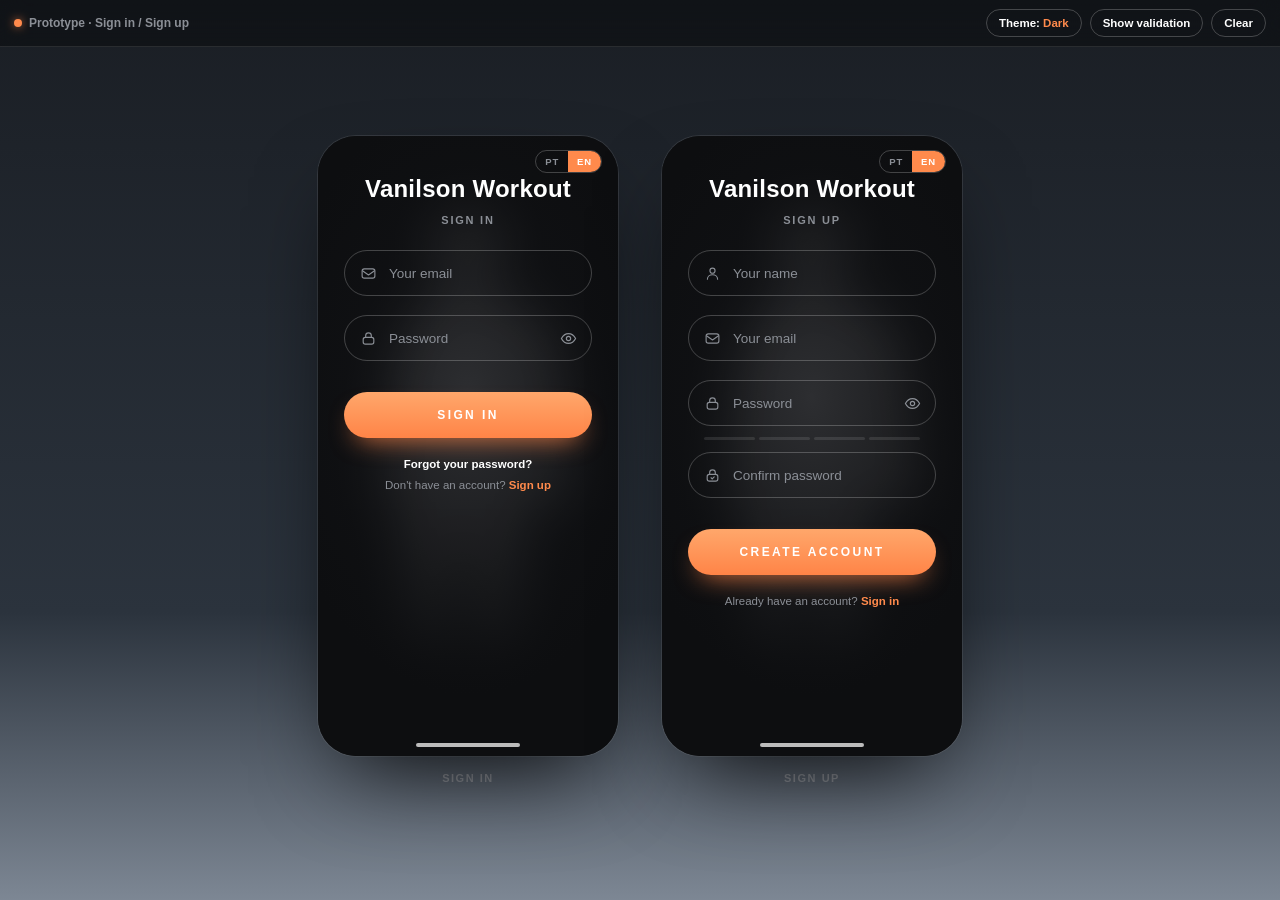
<file: design/auth-prototype.html>
<!DOCTYPE html>
<html lang="en" data-theme="dark">
<head>
<meta charset="UTF-8">
<meta name="viewport" content="width=device-width, initial-scale=1.0, viewport-fit=cover">
<title>Fitness Gym Vanilson · Sign in / Sign up</title>
<style>
/* ============================================================
   TOKENS — palette taken from the reference (near-black + orange)
   ============================================================ */
:root{
  --stage1:#1a1e24; --stage2:#2b333d; --stage3:#7d8794;
  --scr:#121316; --scr2:#0d0e10;
  --txt:#ffffff; --mut:#8b8f96; --mut2:#6e727a;
  --line:rgba(255,255,255,.22); --line2:rgba(255,255,255,.10);
  --o1:#ffa76b; --o2:#ff8447; --orange:#ff8a4c;
  --err:#ff5c6a; --ok:#3ddc97;
  --fig:rgba(255,255,255,.13);
  --r-pill:999px; --dur:.22s; --ease:cubic-bezier(.2,.85,.25,1);
  --bar:rgba(255,255,255,.85);
}
:root[data-theme="light"]{
  --stage1:#e9ecf1; --stage2:#dfe4ec; --stage3:#c3cad6;
  --scr:#f7f8fa; --scr2:#eef0f4;
  --txt:#14161a; --mut:#767b85; --mut2:#9aa0aa;
  --line:rgba(0,0,0,.20); --line2:rgba(0,0,0,.08);
  --fig:rgba(0,0,0,.10); --bar:rgba(0,0,0,.6);
}
*{box-sizing:border-box;margin:0;padding:0;-webkit-tap-highlight-color:transparent}
html,body{min-height:100%}
body{font-family:'Segoe UI',-apple-system,BlinkMacSystemFont,Roboto,sans-serif;
  background:linear-gradient(180deg,var(--stage1) 0%,var(--stage2) 68%,var(--stage3) 100%);
  color:var(--txt);-webkit-font-smoothing:antialiased;min-height:100vh;
  transition:background .35s ease,color .35s ease}

/* review scaffold */
.review{position:fixed;top:0;left:0;right:0;z-index:99;display:flex;align-items:center;gap:12px;
  padding:9px 14px;background:rgba(0,0,0,.35);backdrop-filter:blur(12px);border-bottom:1px solid var(--line2);font-size:12px}
:root[data-theme="light"] .review{background:rgba(255,255,255,.6)}
.review .tag{font-weight:700;color:var(--mut);display:flex;align-items:center;gap:7px}
.review .dot{width:8px;height:8px;border-radius:50%;background:var(--orange);box-shadow:0 0 8px rgba(255,138,76,.7)}
.review .grp{margin-left:auto;display:flex;gap:8px;flex-wrap:wrap}
.rbtn{border:1px solid var(--line);background:transparent;color:var(--txt);font-size:11.5px;font-weight:700;
  padding:7px 12px;border-radius:var(--r-pill);cursor:pointer;transition:var(--dur);font-family:inherit}
.rbtn:hover{border-color:var(--orange);color:var(--orange)}
.rbtn b{color:var(--orange)}

/* ============================================================
   PHONE FRAMES
   ============================================================ */
.frames{display:flex;gap:44px;align-items:center;justify-content:center;flex-wrap:wrap;
  padding:76px 24px 56px;min-height:100vh}
.phone{position:relative;width:300px;height:620px;border-radius:38px;background:var(--scr);overflow:hidden;
  box-shadow:0 40px 90px -30px rgba(0,0,0,.85), 0 0 0 1px var(--line2);
  display:flex;flex-direction:column;animation:up .6s var(--ease) both}
@keyframes up{from{opacity:0;transform:translateY(26px)}to{opacity:1;transform:none}}
.figbg{position:absolute;inset:0;overflow:hidden;pointer-events:none}
.figbg svg{position:absolute;left:50%;top:46%;transform:translate(-50%,-50%) scale(1.5);
  width:230px;filter:blur(16px);opacity:.9}
.figbg::after{content:'';position:absolute;inset:0;
  background:radial-gradient(75% 55% at 50% 42%, transparent 0%, var(--scr2) 88%)}
.home{position:absolute;bottom:9px;left:50%;transform:translateX(-50%);width:104px;height:4px;border-radius:99px;background:var(--bar);opacity:.85}

.scr{position:relative;z-index:2;flex:1;display:flex;flex-direction:column;padding:40px 26px 30px;overflow-y:auto}
.scr::-webkit-scrollbar{width:0}

/* language switcher (inside the screen, pre-login) */
.lang{position:absolute;top:14px;right:16px;z-index:5;display:flex;border:1px solid var(--line);
  border-radius:var(--r-pill);overflow:hidden}
.lang button{border:0;background:transparent;color:var(--mut);font-size:9.5px;font-weight:800;letter-spacing:.09em;
  padding:5px 9px;cursor:pointer;transition:var(--dur);font-family:inherit}
.lang button.on{background:var(--orange);color:#fff}

/* wordmark */
.mark{text-align:center;margin-bottom:32px}
.mark .m2{font-size:24px;letter-spacing:.01em;font-weight:600;color:var(--txt);
  display:inline-flex;align-items:flex-start;line-height:1.1}
.stitle{text-align:center;font-size:11px;letter-spacing:.16em;text-transform:uppercase;color:var(--mut);margin:-20px 0 24px;font-weight:600}

/* inputs */
.fld{margin-bottom:14px}
.ii{position:relative;display:flex;align-items:center}
.ii .lic{position:absolute;left:16px;width:17px;height:17px;color:var(--mut);pointer-events:none;transition:var(--dur)}
.ii input{width:100%;height:46px;background:transparent;border:1px solid var(--line);border-radius:var(--r-pill);
  padding:0 42px 0 44px;color:var(--txt);font-size:13.5px;font-weight:500;outline:none;transition:var(--dur);font-family:inherit}
.ii input::placeholder{color:var(--mut)}
.ii input:focus{border-color:var(--orange)}
.fld:focus-within .lic{color:var(--orange)}
.eye{position:absolute;right:10px;width:28px;height:28px;border:0;border-radius:50%;background:transparent;
  color:var(--mut);cursor:pointer;display:grid;place-items:center;transition:var(--dur)}
.eye:hover{color:var(--txt)}
.fld.bad .ii input{border-color:var(--err)}
.ferr{font-size:10.5px;color:var(--err);font-weight:600;padding:5px 16px 0;max-height:0;overflow:hidden;transition:max-height .2s}
.fld.bad .ferr{max-height:26px}

.pw-str{display:flex;gap:4px;padding:0 16px;margin:-8px 0 12px}
.pw-str i{height:3px;flex:1;border-radius:99px;background:var(--line2);transition:var(--dur)}
.pw-str[data-lv="1"] i:nth-child(1){background:var(--err)}
.pw-str[data-lv="2"] i:nth-child(-n+2){background:#ffbe4d}
.pw-str[data-lv="3"] i:nth-child(-n+3){background:var(--o1)}
.pw-str[data-lv="4"] i{background:var(--ok)}

.cta{width:100%;height:46px;margin-top:12px;border:0;border-radius:var(--r-pill);cursor:pointer;
  background:linear-gradient(180deg,var(--o1),var(--o2));color:#fff;
  font-size:12px;font-weight:700;letter-spacing:.2em;text-transform:uppercase;font-family:inherit;
  box-shadow:0 12px 26px -12px rgba(255,132,71,.9);transition:var(--dur)}
.cta:hover{filter:brightness(1.06)}
.cta:active{transform:scale(.985)}

.helpers{margin-top:20px;text-align:center;display:flex;flex-direction:column;gap:9px}
.helpers .h{font-size:11.5px;color:var(--txt);font-weight:600}
.helpers .h.dim{color:var(--mut);font-weight:500}
.lnk{color:var(--orange);font-weight:700;background:none;border:0;cursor:pointer;font-size:inherit;font-family:inherit;padding:0}
.lnk:hover{text-decoration:underline}
.msg{margin-top:14px;font-size:11px;text-align:center;font-weight:600;min-height:15px;line-height:1.45}
.msg.err{color:var(--err)} .msg.ok{color:var(--ok)}

.caption{width:100%;text-align:center;font-size:11px;color:var(--mut);letter-spacing:.14em;
  text-transform:uppercase;font-weight:700;margin-top:16px}
:focus-visible{outline:2px solid var(--orange);outline-offset:2px}
@media(max-width:1000px){ .frames{gap:28px;padding:74px 16px 40px} .phone{width:288px;height:600px} }
</style>
</head>
<body>

<div class="review">
  <span class="tag"><span class="dot"></span>Prototype · Sign in / Sign up</span>
  <div class="grp">
    <button class="rbtn" onclick="toggleTheme()"><span data-t="rTheme">Theme</span>: <b id="tState">Dark</b></button>
    <button class="rbtn" data-t="rValid" onclick="demoError()">Show validation</button>
    <button class="rbtn" data-t="rClear" onclick="resetAll()">Clear</button>
  </div>
</div>

<div class="frames">

  <!-- ============ SIGN IN ============ -->
  <div>
  <div class="phone">
    <div class="figbg">
      <svg viewBox="0 0 200 300" aria-hidden="true"><g fill="var(--fig)">
        <circle cx="100" cy="46" r="26"/>
        <path d="M62 84c10-8 24-12 38-12s28 4 38 12c14 9 20 24 22 42l6 60c1 9-5 15-14 15h-14l-6 78c-1 8-7 13-15 13s-14-5-15-13l-4-58h-4l-4 58c-1 8-7 13-15 13s-14-5-15-13l-6-78H60c-9 0-15-6-14-15l6-60c2-18 8-33 22-42Z"/>
      </g></svg>
    </div>
    <div class="lang">
      <button id="lnPT1" onclick="setLang('pt')">PT</button>
      <button id="lnEN1" class="on" onclick="setLang('en')">EN</button>
    </div>
    <div class="scr">
      <div class="mark"><div class="m2">Vanilson Workout</div></div>
      <div class="stitle" data-t="signin">Sign in</div>

      <div class="fld" id="fLE">
        <div class="ii">
          <svg class="lic" viewBox="0 0 24 24" fill="none" stroke="currentColor" stroke-width="1.6" stroke-linecap="round" stroke-linejoin="round"><rect x="3" y="5.5" width="18" height="13" rx="3"/><path d="M4 8.5l8 5.5 8-5.5"/></svg>
          <input id="liEmail" type="email" autocomplete="username" data-p="ph_email" placeholder="Your email" oninput="clr('fLE')">
        </div>
        <div class="ferr" data-t="e_email">Enter a valid email.</div>
      </div>

      <div class="fld" id="fLP">
        <div class="ii">
          <svg class="lic" viewBox="0 0 24 24" fill="none" stroke="currentColor" stroke-width="1.6" stroke-linecap="round"><rect x="4.5" y="10.5" width="15" height="9.5" rx="3"/><path d="M8 10.5V8a4 4 0 0 1 8 0v2.5"/></svg>
          <input id="liPw" type="password" autocomplete="current-password" data-p="ph_pw" placeholder="Password" oninput="clr('fLP')">
          <button class="eye" type="button" data-a="a_eye" aria-label="Show password" onclick="eye('liPw',this)"></button>
        </div>
        <div class="ferr" data-t="e_pwreq">Enter your password.</div>
      </div>

      <button class="cta" data-t="signin" onclick="doLogin()">Sign in</button>

      <div class="helpers">
        <div class="h" data-t="forgot">Forgot your password?</div>
        <div class="h dim"><span data-t="noacc">Don't have an account?</span> <button class="lnk" data-t="signup" onclick="jump('up')">Sign up</button></div>
      </div>
      <div class="msg" id="msgL"></div>
    </div>
    <div class="home"></div>
  </div>
  <div class="caption" data-t="signin">Sign in</div>
  </div>

  <!-- ============ SIGN UP ============ -->
  <div>
  <div class="phone">
    <div class="figbg">
      <svg viewBox="0 0 200 300" aria-hidden="true"><g fill="var(--fig)">
        <circle cx="100" cy="46" r="26"/>
        <path d="M62 84c10-8 24-12 38-12s28 4 38 12c14 9 20 24 22 42l6 60c1 9-5 15-14 15h-14l-6 78c-1 8-7 13-15 13s-14-5-15-13l-4-58h-4l-4 58c-1 8-7 13-15 13s-14-5-15-13l-6-78H60c-9 0-15-6-14-15l6-60c2-18 8-33 22-42Z"/>
      </g></svg>
    </div>
    <div class="lang">
      <button id="lnPT2" onclick="setLang('pt')">PT</button>
      <button id="lnEN2" class="on" onclick="setLang('en')">EN</button>
    </div>
    <div class="scr">
      <div class="mark"><div class="m2">Vanilson Workout</div></div>
      <div class="stitle" data-t="signup">Sign up</div>

      <div class="fld" id="fRN">
        <div class="ii">
          <svg class="lic" viewBox="0 0 24 24" fill="none" stroke="currentColor" stroke-width="1.6" stroke-linecap="round"><circle cx="12" cy="8" r="3.6"/><path d="M4.8 20c0-4 3.6-6.2 7.2-6.2S19.2 16 19.2 20"/></svg>
          <input id="rgName" type="text" autocomplete="name" data-p="ph_name" placeholder="Your name" oninput="clr('fRN')">
        </div>
        <div class="ferr" data-t="e_name">Enter your name.</div>
      </div>

      <div class="fld" id="fRE">
        <div class="ii">
          <svg class="lic" viewBox="0 0 24 24" fill="none" stroke="currentColor" stroke-width="1.6" stroke-linecap="round" stroke-linejoin="round"><rect x="3" y="5.5" width="18" height="13" rx="3"/><path d="M4 8.5l8 5.5 8-5.5"/></svg>
          <input id="rgEmail" type="email" autocomplete="email" data-p="ph_email" placeholder="Your email" oninput="clr('fRE')">
        </div>
        <div class="ferr" id="rgEmailErr" data-t="e_email">Enter a valid email.</div>
      </div>

      <div class="fld" id="fRP">
        <div class="ii">
          <svg class="lic" viewBox="0 0 24 24" fill="none" stroke="currentColor" stroke-width="1.6" stroke-linecap="round"><rect x="4.5" y="10.5" width="15" height="9.5" rx="3"/><path d="M8 10.5V8a4 4 0 0 1 8 0v2.5"/></svg>
          <input id="rgPw" type="password" autocomplete="new-password" data-p="ph_pw" placeholder="Password" oninput="onPw()">
          <button class="eye" type="button" data-a="a_eye" aria-label="Show password" onclick="eye('rgPw',this)"></button>
        </div>
        <div class="ferr" data-t="e_pwrule">Min. 8 characters, with a letter, a number and a symbol.</div>
      </div>
      <div class="pw-str" id="pwStr" data-lv="0"><i></i><i></i><i></i><i></i></div>

      <div class="fld" id="fRP2">
        <div class="ii">
          <svg class="lic" viewBox="0 0 24 24" fill="none" stroke="currentColor" stroke-width="1.6" stroke-linecap="round"><rect x="4.5" y="10.5" width="15" height="9.5" rx="3"/><path d="M8 10.5V8a4 4 0 0 1 8 0v2.5"/><path d="M10 15.2l1.6 1.6 2.8-2.8"/></svg>
          <input id="rgPw2" type="password" autocomplete="new-password" data-p="ph_pw2" placeholder="Confirm password" oninput="clr('fRP2')">
        </div>
        <div class="ferr" data-t="e_match">Passwords do not match.</div>
      </div>

      <button class="cta" data-t="createacc" onclick="doReg()">Create account</button>

      <div class="helpers">
        <div class="h dim"><span data-t="haveacc">Already have an account?</span> <button class="lnk" data-t="signin" onclick="jump('in')">Sign in</button></div>
      </div>
      <div class="msg" id="msgR"></div>
    </div>
    <div class="home"></div>
  </div>
  <div class="caption" data-t="signup">Sign up</div>
  </div>

</div>

<script>
/* ============ i18n ============ */
const T={
  en:{signin:"Sign in",signup:"Sign up",createacc:"Create account",
    forgot:"Forgot your password?",noacc:"Don't have an account?",haveacc:"Already have an account?",
    ph_email:"Your email",ph_pw:"Password",ph_name:"Your name",ph_pw2:"Confirm password",
    a_eye:"Show password",
    e_email:"Enter a valid email.",e_pwreq:"Enter your password.",e_name:"Enter your name.",
    e_pwrule:"Min. 8 characters, with a letter, a number and a symbol.",
    e_match:"Passwords do not match.",e_realmail:"Use a real email (Gmail, Outlook, iCloud, Yahoo…).",
    g_check:"Check the highlighted fields.",g_signing:"Signing in… (demo — no backend in this prototype)",
    g_created:"Account created! Now sign in. (demo)",
    rTheme:"Theme",rValid:"Show validation",rClear:"Clear",dark:"Dark",light:"Light",
    jin:"→ Go to the Sign in screen",jup:"→ Go to the Sign up screen"},
  pt:{signin:"Entrar",signup:"Criar conta",createacc:"Criar conta",
    forgot:"Esqueceste a palavra-passe?",noacc:"Não tens conta?",haveacc:"Já tens conta?",
    ph_email:"O teu email",ph_pw:"Palavra-passe",ph_name:"O teu nome",ph_pw2:"Confirmar palavra-passe",
    a_eye:"Mostrar palavra-passe",
    e_email:"Escreve um email válido.",e_pwreq:"Escreve a tua palavra-passe.",e_name:"Escreve o teu nome.",
    e_pwrule:"Mín. 8 caracteres, com letra, número e símbolo.",
    e_match:"As palavras-passe não coincidem.",e_realmail:"Usa um email real (Gmail, Outlook, iCloud, Yahoo…).",
    g_check:"Verifica os campos assinalados.",g_signing:"A entrar… (demo — sem backend no protótipo)",
    g_created:"Conta criada! Agora faz Entrar. (demo)",
    rTheme:"Tema",rValid:"Ver validação",rClear:"Limpar",dark:"Escuro",light:"Claro",
    jin:"→ Vai para o ecrã Entrar",jup:"→ Vai para o ecrã Criar conta"}
};
let LANG='en';
function t(k){return T[LANG][k]||k;}
function setLang(l){
  LANG=l;document.documentElement.setAttribute('lang',l);
  document.querySelectorAll('[data-t]').forEach(el=>el.textContent=t(el.dataset.t));
  document.querySelectorAll('[data-p]').forEach(el=>el.placeholder=t(el.dataset.p));
  document.querySelectorAll('[data-a]').forEach(el=>el.setAttribute('aria-label',t(el.dataset.a)));
  ['1','2'].forEach(n=>{
    document.getElementById('lnPT'+n).classList.toggle('on',l==='pt');
    document.getElementById('lnEN'+n).classList.toggle('on',l==='en');});
  document.getElementById('tState').textContent =
    document.documentElement.getAttribute('data-theme')==='dark'?t('dark'):t('light');
  msg('msgL','');msg('msgR','');
}

const EYE='<svg viewBox="0 0 24 24" width="17" height="17" fill="none" stroke="currentColor" stroke-width="1.7" stroke-linecap="round" stroke-linejoin="round"><path d="M2 12s3.6-7 10-7 10 7 10 7-3.6 7-10 7-10-7-10-7Z"/><circle cx="12" cy="12" r="3"/></svg>';
document.querySelectorAll('.eye').forEach(b=>b.innerHTML=EYE);

function toggleTheme(){
  const d=document.documentElement.getAttribute('data-theme')==='dark';
  document.documentElement.setAttribute('data-theme',d?'light':'dark');
  document.getElementById('tState').textContent=d?t('light'):t('dark');}

function eye(id,btn){const el=document.getElementById(id);const s=el.type==='password';
  el.type=s?'text':'password';btn.style.color=s?'var(--orange)':'';}
function clr(id){document.getElementById(id).classList.remove('bad');}
function bad(id){document.getElementById(id).classList.add('bad');}
function msg(id,x,k){const e=document.getElementById(id);e.textContent=x||'';e.className='msg'+(k?' '+k:'');}
function jump(w){alert(w==='in'?t('jin'):t('jup'));}

const EMAIL_OK=['gmail.com','googlemail.com','outlook.com','outlook.pt','hotmail.com','hotmail.pt','live.com','live.pt','msn.com','icloud.com','me.com','mac.com','yahoo.com','yahoo.pt','ymail.com','proton.me','protonmail.com','pm.me','sapo.pt','gmx.com','gmx.net','aol.com','zoho.com'];
const RE=/^[^\s@]+@[^\s@]+\.[^\s@]{2,}$/;
function pwLevel(p){let n=0;if((p||'').length>=8)n++;if(/[A-Za-z]/.test(p))n++;if(/[0-9]/.test(p))n++;if(/[^A-Za-z0-9]/.test(p))n++;return n;}
function onPw(){clr('fRP');document.getElementById('pwStr').setAttribute('data-lv',pwLevel(document.getElementById('rgPw').value));}

function doLogin(){
  msg('msgL','');['fLE','fLP'].forEach(clr);
  const em=document.getElementById('liEmail').value.trim(),pw=document.getElementById('liPw').value;
  let ok=true;
  if(!RE.test(em)){bad('fLE');ok=false;}
  if(!pw){bad('fLP');ok=false;}
  if(!ok){msg('msgL',t('g_check'),'err');return;}
  msg('msgL',t('g_signing'),'ok');
}
function doReg(){
  msg('msgR','');['fRN','fRE','fRP','fRP2'].forEach(clr);
  const nm=document.getElementById('rgName').value.trim();
  const em=document.getElementById('rgEmail').value.trim().toLowerCase();
  const pw=document.getElementById('rgPw').value,p2=document.getElementById('rgPw2').value;
  const ee=document.getElementById('rgEmailErr');
  let ok=true;
  if(!nm){bad('fRN');ok=false;}
  if(!RE.test(em)){bad('fRE');ee.textContent=t('e_email');ok=false;}
  else if(EMAIL_OK.indexOf(em.split('@')[1])<0){bad('fRE');ee.textContent=t('e_realmail');ok=false;}
  if(pwLevel(pw)<4){bad('fRP');ok=false;}
  if(!p2||pw!==p2){bad('fRP2');ok=false;}
  if(!ok){msg('msgR',t('g_check'),'err');return;}
  msg('msgR',t('g_created'),'ok');
}
function demoError(){
  bad('fLE');msg('msgL',t('g_check'),'err');
  bad('fRN');bad('fRE');document.getElementById('rgEmailErr').textContent=t('e_email');
  bad('fRP2');document.getElementById('rgPw').value='abc';onPw();bad('fRP');
  msg('msgR',t('g_check'),'err');
}
function resetAll(){
  ['fLE','fLP','fRN','fRE','fRP','fRP2'].forEach(clr);
  ['liEmail','liPw','rgName','rgEmail','rgPw','rgPw2'].forEach(i=>document.getElementById(i).value='');
  document.getElementById('pwStr').setAttribute('data-lv',0);
  msg('msgL','');msg('msgR','');
}
setLang('en');
</script>
</body>
</html>
</file>
